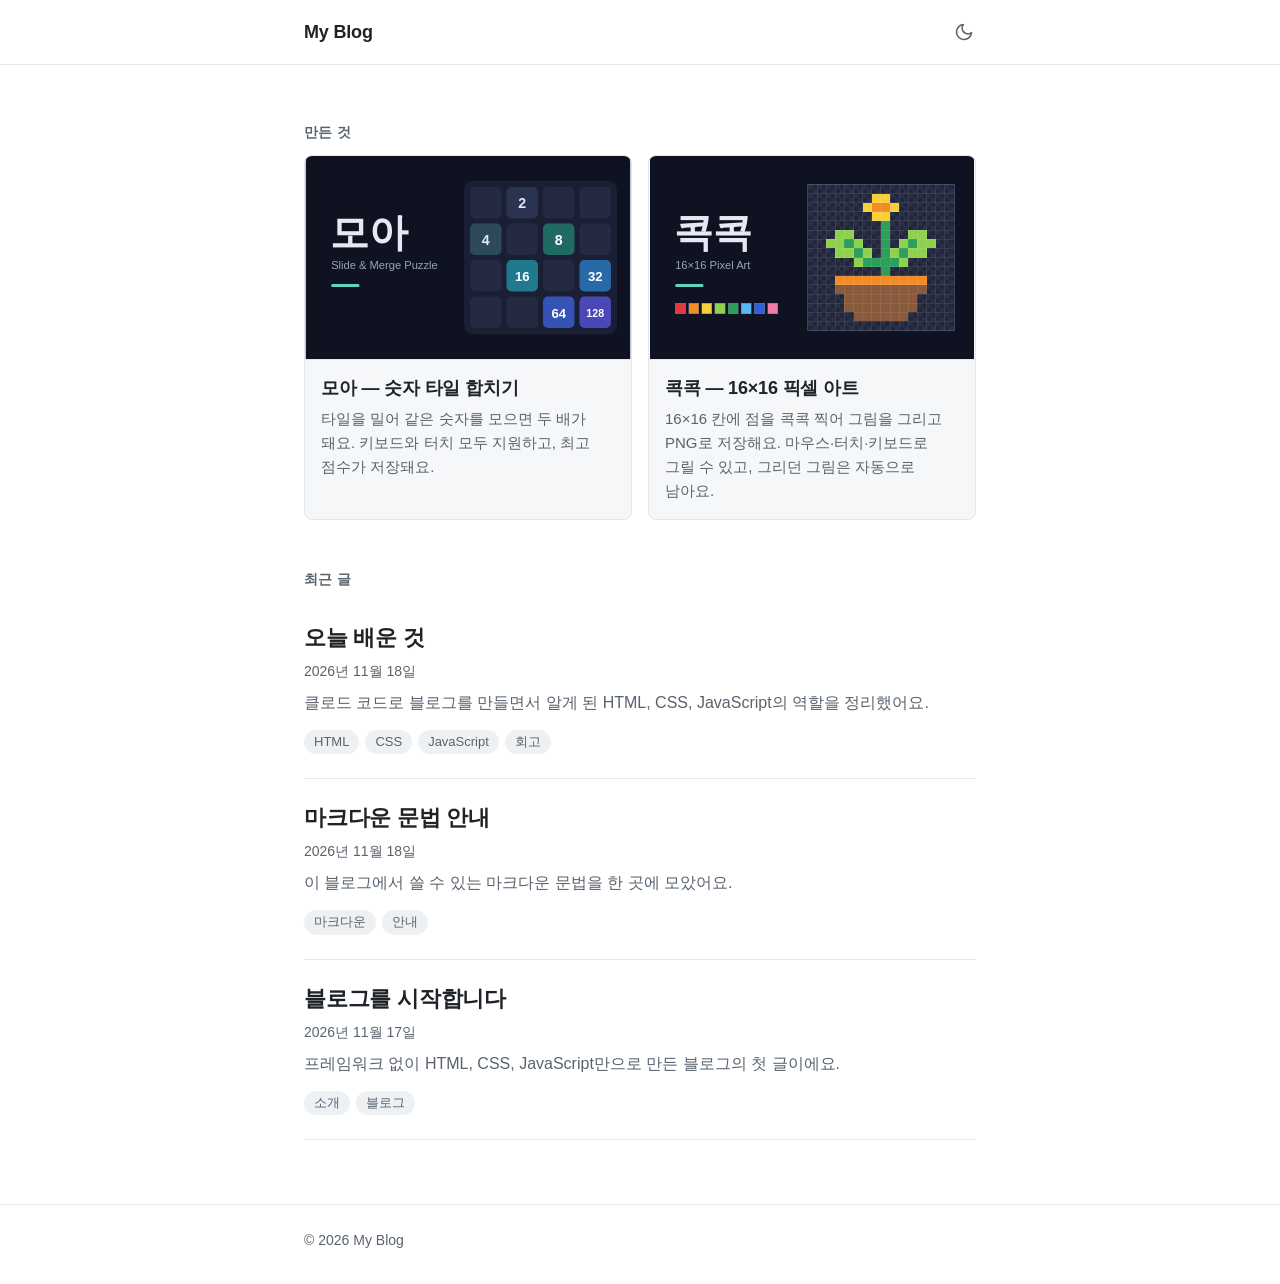
<file: index.html>
<!doctype html>
<html lang="ko">
<head>
  <meta charset="utf-8">
  <meta name="viewport" content="width=device-width, initial-scale=1">
  <meta name="description" content="마크다운으로 쓰는 개인 블로그">
  <title>My Blog</title>
  <link rel="icon" href="data:image/svg+xml,%3Csvg xmlns='http://www.w3.org/2000/svg' viewBox='0 0 32 32'%3E%3Crect width='32' height='32' rx='8' fill='%230a66c2'/%3E%3Cpath d='M9 10h14M9 16h14M9 22h9' stroke='white' stroke-width='3' stroke-linecap='round'/%3E%3C/svg%3E">
  <script>
    // 저장된 테마를 렌더링 전에 적용해서 화면 깜빡임을 막는다.
    (function () {
      try {
        const saved = localStorage.getItem('theme');
        if (saved === 'dark' || saved === 'light') {
          document.documentElement.setAttribute('data-theme', saved);
        }
      } catch (e) {
        // 저장소를 쓸 수 없으면 OS 설정을 따른다.
      }
    })();
  </script>
  <link rel="stylesheet" href="css/style.css">
</head>
<body>
  <header class="site-header">
    <div class="container header-inner">
      <a class="site-title" href="#/">My Blog</a>
      <button class="theme-toggle" type="button" id="theme-toggle" aria-label="다크 모드로 전환">
        <!-- 라이트 테마일 때 보이는 달 아이콘 -->
        <svg class="icon icon-moon" viewBox="0 0 24 24" width="20" height="20" aria-hidden="true" focusable="false">
          <path d="M21 12.8A9 9 0 1 1 11.2 3a7 7 0 0 0 9.8 9.8z" fill="none" stroke="currentColor" stroke-width="2" stroke-linecap="round" stroke-linejoin="round"/>
        </svg>
        <!-- 다크 테마일 때 보이는 해 아이콘 -->
        <svg class="icon icon-sun" viewBox="0 0 24 24" width="20" height="20" aria-hidden="true" focusable="false">
          <g fill="none" stroke="currentColor" stroke-width="2" stroke-linecap="round">
            <circle cx="12" cy="12" r="4"/>
            <path d="M12 2v2M12 20v2M4.9 4.9l1.4 1.4M17.7 17.7l1.4 1.4M2 12h2M20 12h2M4.9 19.1l1.4-1.4M17.7 6.3l1.4-1.4"/>
          </g>
        </svg>
      </button>
    </div>
  </header>

  <main id="app" class="container" tabindex="-1">
    <p class="loading" role="status">불러오는 중…</p>
  </main>
  <script>
    // 파일을 직접 열면(file://) 브라우저가 모듈 스크립트와 fetch를 막는다.
    // 그래서 이 안내만은 모듈이 아닌 일반 스크립트로 보여준다.
    if (location.protocol === 'file:') {
      document.getElementById('app').innerHTML =
        '<section class="message">' +
        '<h1 class="message-title">로컬 서버로 열어 주세요</h1>' +
        '<p>index.html을 파일로 직접 열면 글을 불러올 수 없어요. ' +
        '이 폴더에서 터미널로 node serve.js 를 실행한 뒤 ' +
        'http://localhost:8000 으로 접속해 주세요.</p>' +
        '</section>';
    }
  </script>

  <footer class="site-footer">
    <div class="container">
      <p>© <span id="year"></span> My Blog</p>
    </div>
  </footer>

  <script type="module" src="js/main.js"></script>
</body>
</html>
</file>
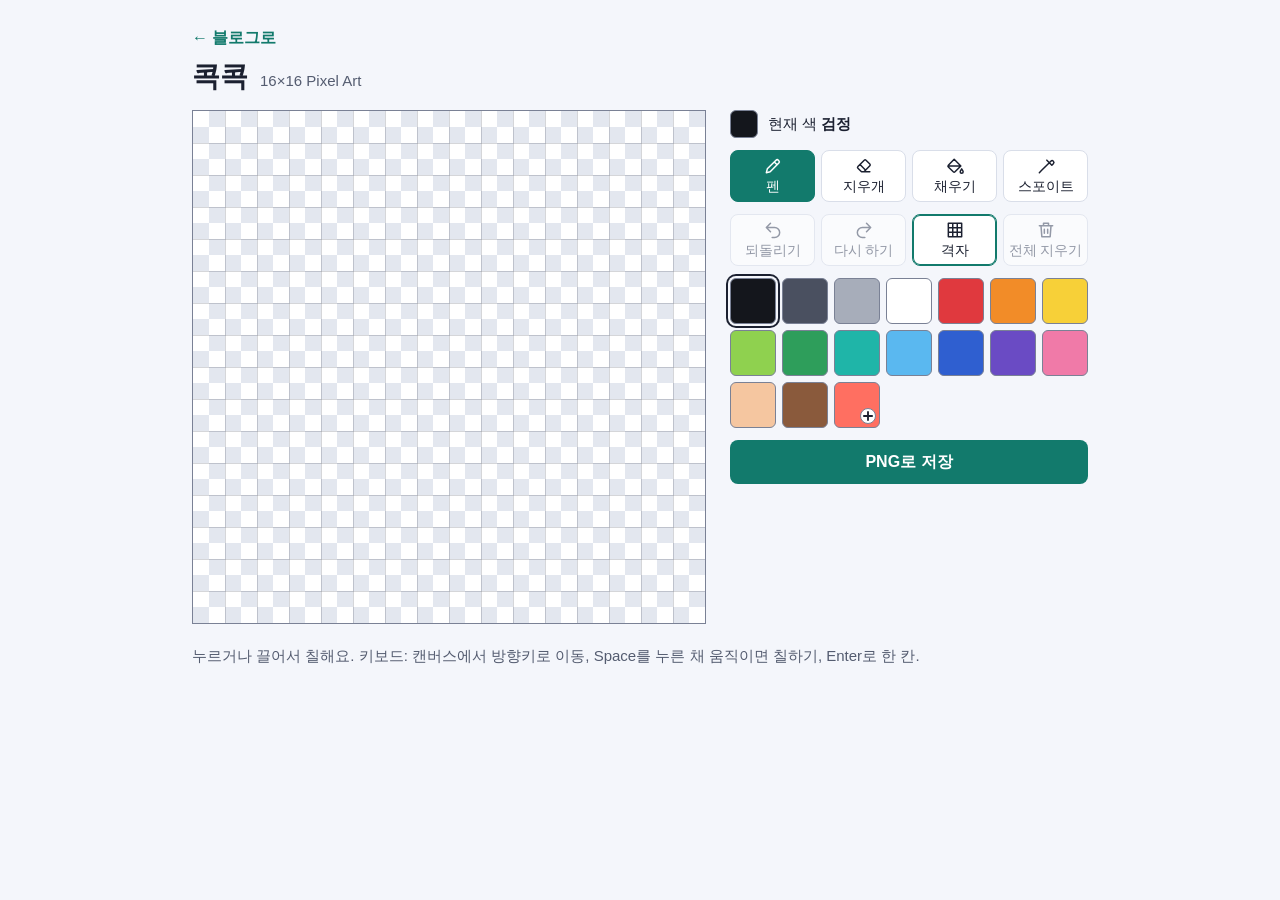
<file: apps/pixel-editor/index.html>
<!doctype html>
<html lang="ko">
<head>
  <meta charset="utf-8">
  <meta name="viewport" content="width=device-width, initial-scale=1">
  <meta name="description" content="16×16 칸에 점을 찍어 도트 그림을 그리고, 테두리가 흐려지지 않는 PNG로 저장하는 그림판.">
  <title>콕콕 — 16×16 픽셀 아트</title>
  <link rel="icon" href="data:image/svg+xml,%3Csvg xmlns='http://www.w3.org/2000/svg' viewBox='0 0 4 4' shape-rendering='crispEdges'%3E%3Cpath fill='%23e0393e' d='M0 0h1v1H0zM3 0h1v1H3zM0 1h4v2H0zM1 3h2v1H1z'/%3E%3C/svg%3E">
  <script>
    // 블로그에서 고른 테마(localStorage 'theme')를 렌더링 전에 적용해 깜빡임을 막는다.
    // 앱은 이 값을 읽기만 하고 쓰지 않는다.
    (function () {
      try {
        const saved = localStorage.getItem('theme');
        if (saved === 'dark' || saved === 'light') {
          document.documentElement.setAttribute('data-theme', saved);
        }
      } catch (e) {
        // 저장소를 쓸 수 없으면 OS 설정을 따른다.
      }
    })();
  </script>
  <link rel="stylesheet" href="style.css">
</head>
<body>
  <div class="app">
    <header class="app-header">
      <a class="back-link" href="../../">← 블로그로</a>
      <div class="title-row">
        <h1 class="app-title">콕콕</h1>
        <p class="app-subtitle" lang="en">16×16 Pixel Art</p>
      </div>
    </header>

    <main class="app-main">
      <div class="editor" id="editor">
        <div class="canvas-frame">
          <canvas class="canvas" id="canvas" width="256" height="256" tabindex="0"
            role="application" aria-roledescription="그림판" aria-label="16×16 그림판"
            aria-describedby="help"></canvas>
        </div>

        <div class="side">
          <p class="current-color">
            <span class="color-chip" id="color-chip" aria-hidden="true"></span>
            <span id="color-label">현재 색 <strong>검정</strong></span>
          </p>

          <div class="button-grid" role="toolbar" aria-label="도구" id="tools">
            <button class="tool-button" type="button" data-tool="pen" aria-pressed="true" aria-keyshortcuts="B" title="펜 (B)">
              <svg class="icon" viewBox="0 0 24 24" aria-hidden="true" focusable="false"><path d="M4 20l1.2-4.6L15.6 5a2 2 0 0 1 2.8 0l.6.6a2 2 0 0 1 0 2.8L8.6 18.8z M13.5 7.1l3.4 3.4 M4 20l4.6-1.2"/></svg>
              <span>펜</span>
            </button>
            <button class="tool-button" type="button" data-tool="eraser" aria-pressed="false" aria-keyshortcuts="E" title="지우개 (E)">
              <svg class="icon" viewBox="0 0 24 24" aria-hidden="true" focusable="false"><path d="M9 19l-4.3-4.3a1.5 1.5 0 0 1 0-2.1l7.6-7.6a1.5 1.5 0 0 1 2.1 0l4.6 4.6a1.5 1.5 0 0 1 0 2.1L12 19z M7.5 10.5l6.5 6.5 M9 19h10"/></svg>
              <span>지우개</span>
            </button>
            <button class="tool-button" type="button" data-tool="fill" aria-pressed="false" aria-keyshortcuts="F" title="채우기 (F)">
              <svg class="icon" viewBox="0 0 24 24" aria-hidden="true" focusable="false"><path d="M4 11l7-7 8 8-7 7a1.5 1.5 0 0 1-2.1 0L4 13.1a1.5 1.5 0 0 1 0-2.1z M4.5 12h14 M20 15.5c0 0 1.8 2.3 1.8 3.4a1.8 1.8 0 0 1-3.6 0c0-1.1 1.8-3.4 1.8-3.4z"/></svg>
              <span>채우기</span>
            </button>
            <button class="tool-button" type="button" data-tool="picker" aria-pressed="false" aria-keyshortcuts="I" title="스포이트 (I)">
              <svg class="icon" viewBox="0 0 24 24" aria-hidden="true" focusable="false"><path d="M14.5 6.5l3 3 M13 5l6 6 M16 8l-9.5 9.5L4 20l2.5-2.5 M16 8l1.8-1.8a2.1 2.1 0 0 1 3 3L19 11"/></svg>
              <span>스포이트</span>
            </button>
          </div>

          <div class="button-grid" role="toolbar" aria-label="편집" id="actions">
            <button class="tool-button" type="button" id="undo" aria-keyshortcuts="Control+Z Meta+Z" title="되돌리기 (Ctrl+Z)" disabled>
              <svg class="icon" viewBox="0 0 24 24" aria-hidden="true" focusable="false"><path d="M9 14L4 9l5-5 M4 9h10a6 6 0 0 1 0 12h-3"/></svg>
              <span>되돌리기</span>
            </button>
            <button class="tool-button" type="button" id="redo" aria-keyshortcuts="Control+Shift+Z Meta+Shift+Z Control+Y" title="다시 하기 (Ctrl+Shift+Z)" disabled>
              <svg class="icon" viewBox="0 0 24 24" aria-hidden="true" focusable="false"><path d="M15 14l5-5-5-5 M20 9H10a6 6 0 0 0 0 12h3"/></svg>
              <span>다시 하기</span>
            </button>
            <button class="tool-button" type="button" id="grid-toggle" aria-pressed="true" aria-keyshortcuts="G" title="격자선 (G)">
              <svg class="icon" viewBox="0 0 24 24" aria-hidden="true" focusable="false"><path d="M4 4h16v16H4z M9.3 4v16 M14.7 4v16 M4 9.3h16 M4 14.7h16"/></svg>
              <span>격자</span>
            </button>
            <button class="tool-button" type="button" id="clear" title="전체 지우기" disabled>
              <svg class="icon" viewBox="0 0 24 24" aria-hidden="true" focusable="false"><path d="M4 7h16 M9 7V4h6v3 M6 7l1 13h10l1-13 M10 11v5 M14 11v5"/></svg>
              <span>전체 지우기</span>
            </button>
          </div>

          <div class="palette" role="group" aria-label="팔레트" id="palette">
            <!-- 기본 색 스와치는 main.js가 palette.js 데이터로 만든다. -->
            <label class="swatch swatch-custom" id="custom-swatch">
              <input class="custom-input" type="color" id="custom-input" value="#ff6f61" aria-label="직접 고르기">
              <span class="custom-badge" aria-hidden="true">
                <svg viewBox="0 0 12 12" focusable="false"><path d="M6 2.5v7 M2.5 6h7"/></svg>
              </span>
            </label>
          </div>

          <button class="button save-button" type="button" id="save-button">PNG로 저장</button>
          <p class="note" id="storage-note" hidden>이 브라우저에서는 자동 저장이 꺼져 있어요.</p>
          <p class="file-notice" id="file-notice" hidden></p>
        </div>
      </div>
    </main>

    <footer class="app-footer">
      <p id="help">누르거나 끌어서 칠해요. 키보드: 캔버스에서 방향키로 이동, Space를 누른 채 움직이면 칠하기, Enter로 한 칸.</p>
    </footer>
  </div>

  <dialog class="dialog" id="clear-dialog" aria-labelledby="clear-title" aria-describedby="clear-text">
    <h2 class="dialog-title" id="clear-title">그림을 모두 지울까요?</h2>
    <p class="dialog-text" id="clear-text">되돌리기로 다시 살릴 수 있어요.</p>
    <div class="dialog-actions">
      <button class="button button-secondary" type="button" id="clear-cancel" autofocus>취소</button>
      <button class="button button-danger" type="button" id="clear-confirm">지우기</button>
    </div>
  </dialog>

  <dialog class="dialog" id="save-dialog" aria-labelledby="save-title">
    <h2 class="dialog-title" id="save-title">PNG로 저장</h2>
    <fieldset class="scale-field">
      <legend class="scale-legend">크기</legend>
      <div class="scale-options" id="scale-options">
        <!-- 배율 라디오는 main.js가 png.js의 SCALES로 만든다. -->
      </div>
    </fieldset>
    <div class="preview-box">
      <img class="preview-image" id="preview-image" width="160" height="160" alt="저장될 그림 미리보기">
    </div>
    <p class="dialog-text" id="blank-note" hidden>빈 그림이에요. 투명한 이미지로 저장돼요.</p>
    <p class="dialog-text note">다운로드가 안 되면 이미지를 길게 눌러(PC는 오른쪽 클릭) 저장하세요.</p>
    <div class="dialog-actions">
      <button class="button" type="button" id="download-button">다운로드</button>
      <button class="button button-secondary" type="button" id="save-close">닫기</button>
    </div>
  </dialog>

  <div class="visually-hidden" id="live" aria-live="polite"></div>

  <script>
    // 파일을 직접 열면(file://) 브라우저가 모듈 스크립트를 막는다.
    // 그래서 이 안내만은 모듈이 아닌 일반 스크립트로 보여준다.
    if (location.protocol === 'file:') {
      const notice = document.getElementById('file-notice');
      notice.textContent =
        '로컬 서버로 열어 주세요. 파일을 직접 열면 그림판을 불러올 수 없어요. ' +
        '저장소 루트에서 터미널로 node serve.js 를 실행한 뒤 ' +
        'localhost:8000/apps/pixel-editor/ 로 접속해 주세요.';
      notice.hidden = false;
    }
  </script>
  <script type="module" src="main.js"></script>
</body>
</html>
</file>
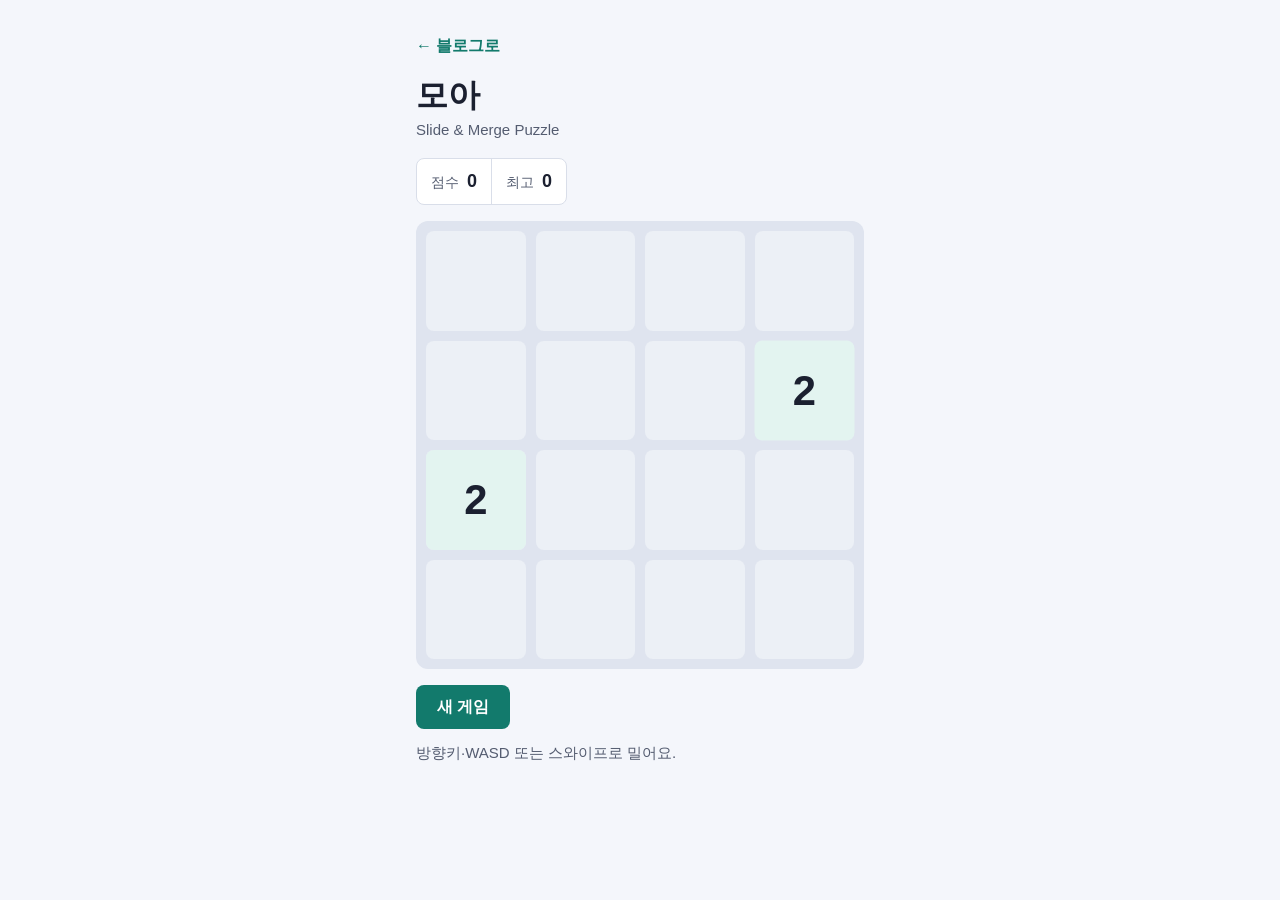
<file: apps/tile-merge/index.html>
<!doctype html>
<html lang="ko">
<head>
  <meta charset="utf-8">
  <meta name="viewport" content="width=device-width, initial-scale=1">
  <meta name="description" content="방향키나 스와이프로 타일을 밀어, 같은 숫자끼리 모아 더 큰 수를 만드는 퍼즐.">
  <title>모아 — 숫자 타일 합치기</title>
  <link rel="icon" href="data:image/svg+xml,%3Csvg xmlns='http://www.w3.org/2000/svg' viewBox='0 0 32 32'%3E%3Crect x='3' y='3' width='17' height='17' rx='5' fill='%231f7a90'/%3E%3Crect x='12' y='12' width='17' height='17' rx='5' fill='%236a3fb5' fill-opacity='0.9'/%3E%3C/svg%3E">
  <script>
    // 블로그에서 고른 테마(localStorage 'theme')를 렌더링 전에 적용해 깜빡임을 막는다.
    // 앱은 이 값을 읽기만 하고 쓰지 않는다.
    (function () {
      try {
        const saved = localStorage.getItem('theme');
        if (saved === 'dark' || saved === 'light') {
          document.documentElement.setAttribute('data-theme', saved);
        }
      } catch (e) {
        // 저장소를 쓸 수 없으면 OS 설정을 따른다.
      }
    })();
  </script>
  <link rel="stylesheet" href="style.css">
</head>
<body>
  <div class="app">
    <header class="app-header">
      <a class="back-link" href="../../">← 블로그로</a>
      <h1 class="app-title">모아</h1>
      <p class="app-subtitle" lang="en">Slide &amp; Merge Puzzle</p>
    </header>

    <main class="app-main" id="app">
      <section class="scoreboard" aria-label="점수판">
        <div class="score-row">
          <div class="score-box">
            <span class="score-label">점수</span>
            <span class="score-value" id="score">0</span>
          </div>
          <div class="score-box">
            <span class="score-label">최고</span>
            <span class="score-value" id="best">0</span>
          </div>
        </div>
        <span class="score-gain" id="score-gain" aria-hidden="true"></span>
      </section>

      <div class="board-wrap">
        <div class="board" id="board" role="group" aria-label="게임 보드, 방향키나 스와이프로 조작">
          <div class="cell-layer" id="cell-layer" aria-hidden="true"></div>
          <div class="tile-layer" id="tile-layer" aria-hidden="true"></div>
        </div>
        <div class="panel" id="panel" role="dialog" aria-modal="false" aria-labelledby="panel-title" hidden>
          <h2 class="panel-title" id="panel-title"></h2>
          <p class="panel-text" id="panel-text"></p>
          <div class="panel-actions" id="panel-actions"></div>
        </div>
      </div>

      <button class="button new-game" type="button" id="new-game">새 게임</button>
      <p class="file-notice" id="file-notice" hidden></p>
    </main>

    <footer class="app-footer">
      <p>방향키·WASD 또는 스와이프로 밀어요.</p>
    </footer>
  </div>

  <div class="visually-hidden" id="live" aria-live="polite"></div>

  <script>
    // 파일을 직접 열면(file://) 브라우저가 모듈 스크립트를 막는다.
    // 그래서 이 안내만은 모듈이 아닌 일반 스크립트로 보여준다.
    if (location.protocol === 'file:') {
      const notice = document.getElementById('file-notice');
      notice.textContent =
        '로컬 서버로 열어 주세요. 파일을 직접 열면 게임을 불러올 수 없어요. ' +
        '저장소 루트에서 터미널로 node serve.js 를 실행한 뒤 ' +
        'localhost:8000/apps/tile-merge/ 로 접속해 주세요.';
      notice.hidden = false;
    }
  </script>
  <script type="module" src="main.js"></script>
</body>
</html>
</file>
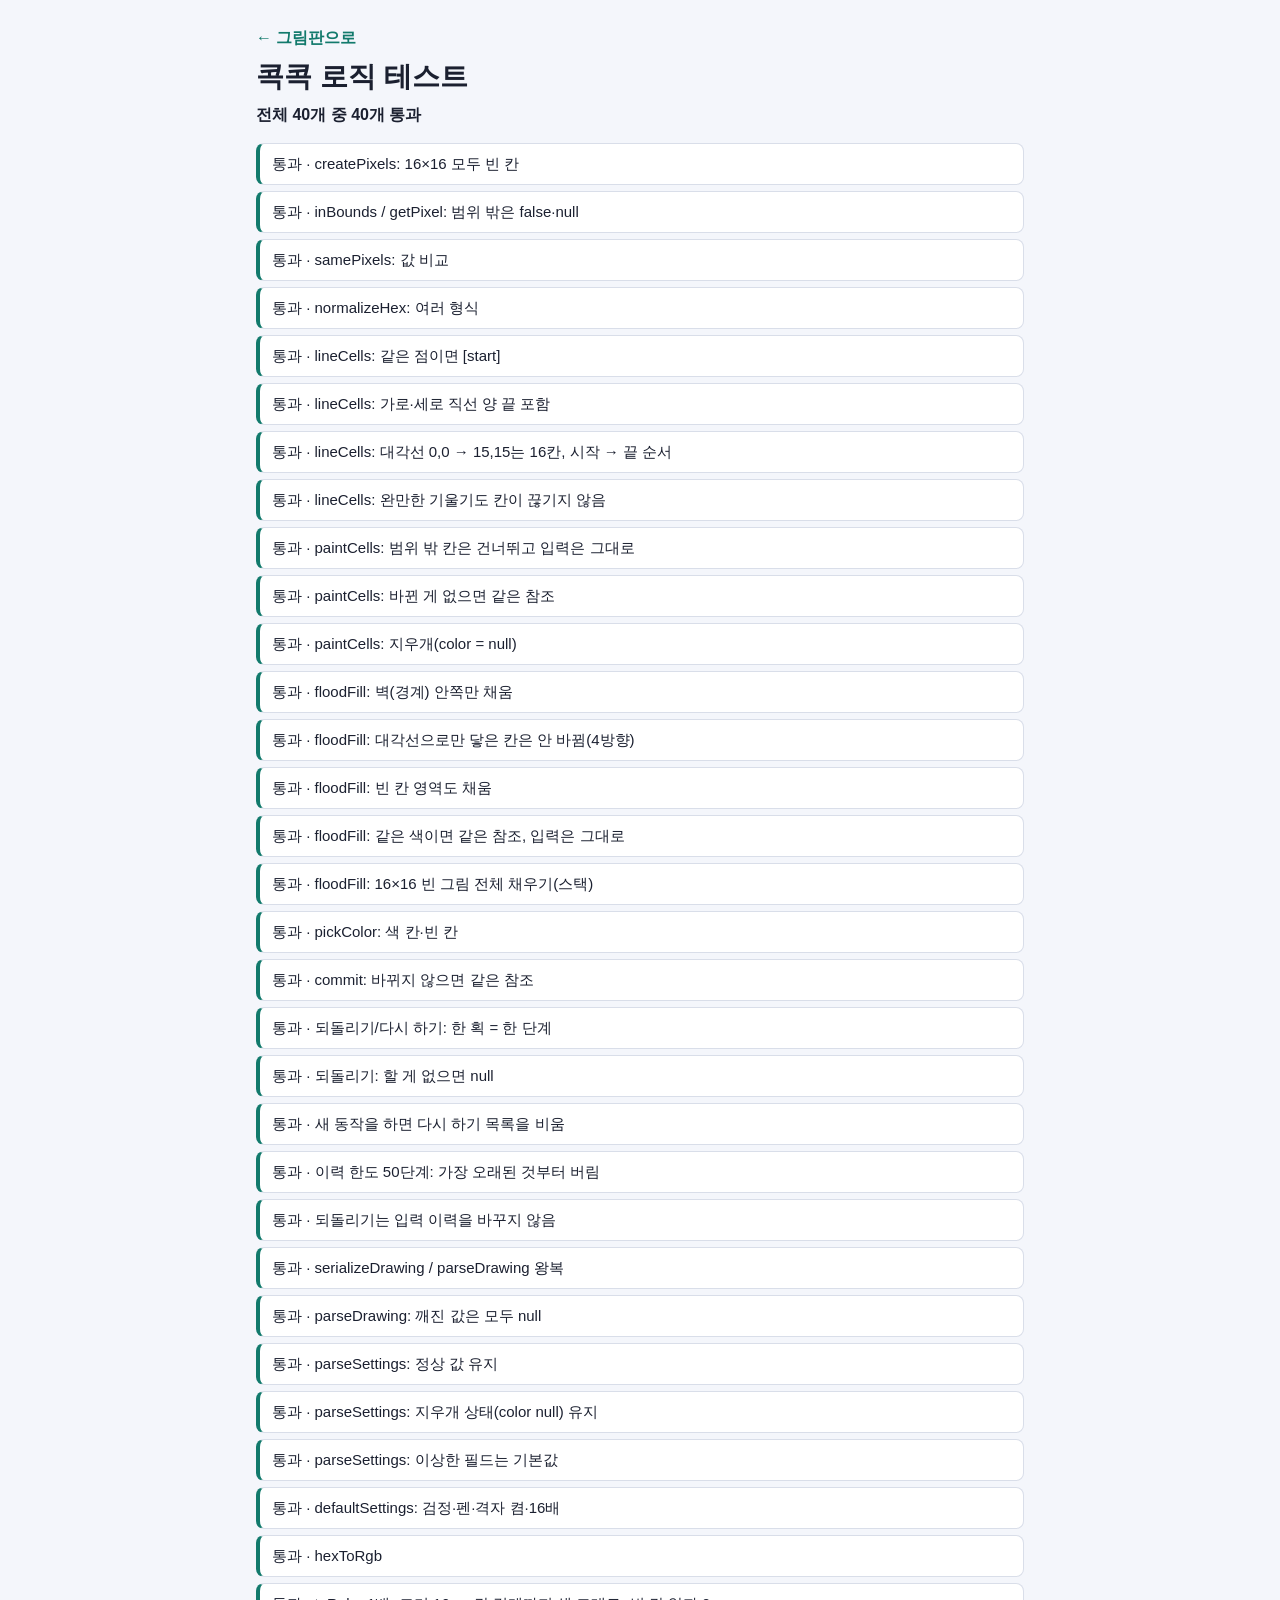
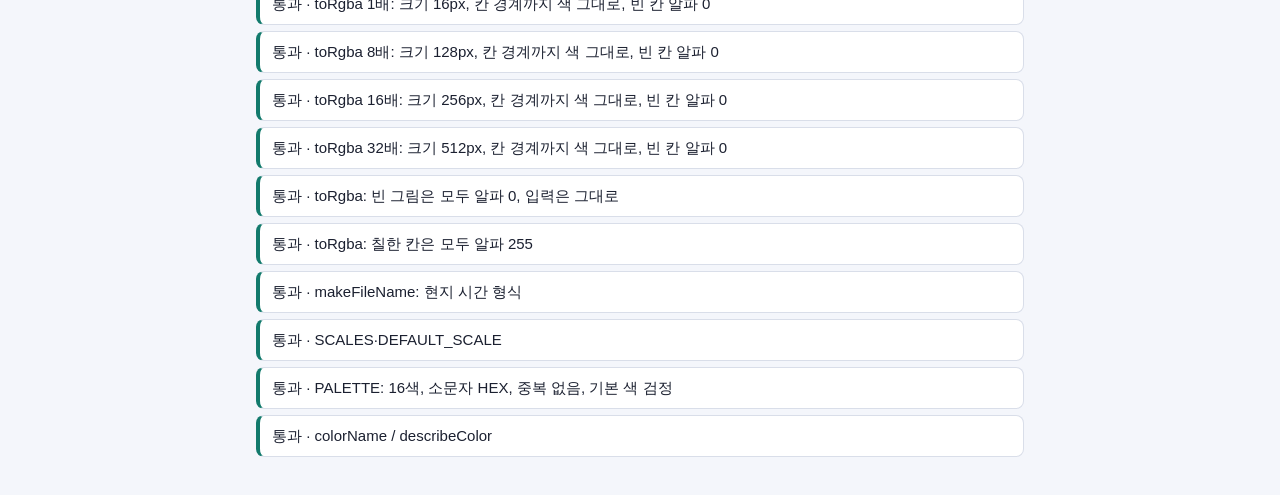
<file: apps/pixel-editor/test.html>
<!doctype html>
<html lang="ko">
<head>
  <meta charset="utf-8">
  <meta name="viewport" content="width=device-width, initial-scale=1">
  <title>콕콕 — 로직 테스트</title>
  <link rel="icon" href="data:,">
  <script>
    // 블로그에서 고른 테마를 렌더링 전에 적용한다(읽기만 함).
    (function () {
      try {
        const saved = localStorage.getItem('theme');
        if (saved === 'dark' || saved === 'light') {
          document.documentElement.setAttribute('data-theme', saved);
        }
      } catch (e) {
        // 저장소를 쓸 수 없으면 OS 설정을 따른다.
      }
    })();
  </script>
  <link rel="stylesheet" href="style.css">
</head>
<body>
  <div class="app test-page">
    <header class="app-header">
      <a class="back-link" href="index.html">← 그림판으로</a>
      <h1 class="app-title">콕콕 로직 테스트</h1>
      <p class="test-summary" id="summary" role="status">테스트를 실행하는 중…</p>
    </header>
    <main>
      <ol class="test-list" id="results"></ol>
    </main>
  </div>
  <script>
    if (location.protocol === 'file:') {
      document.getElementById('summary').textContent =
        '파일로 직접 열면 모듈을 불러올 수 없어요. 저장소 루트에서 node serve.js 를 실행한 뒤 ' +
        'localhost:8000/apps/pixel-editor/test.html 로 접속해 주세요.';
    }
  </script>
  <script type="module">
    import { runTests } from './editor.test.js';

    const results = runTests();
    const passed = results.filter((r) => r.pass).length;
    const list = document.getElementById('results');

    results.forEach((result) => {
      const item = document.createElement('li');
      item.className = result.pass ? 'test-item test-pass' : 'test-item test-fail';
      item.textContent = (result.pass ? '통과 · ' : '실패 · ') + result.name;
      if (!result.pass) {
        const detail = document.createElement('p');
        detail.className = 'test-message';
        detail.textContent = result.message;
        item.appendChild(detail);
      }
      list.appendChild(item);
    });

    document.getElementById('summary').textContent =
      passed === results.length
        ? '전체 ' + results.length + '개 중 ' + passed + '개 통과'
        : '전체 ' + results.length + '개 중 ' + (results.length - passed) + '개 실패';
  </script>
</body>
</html>
</file>
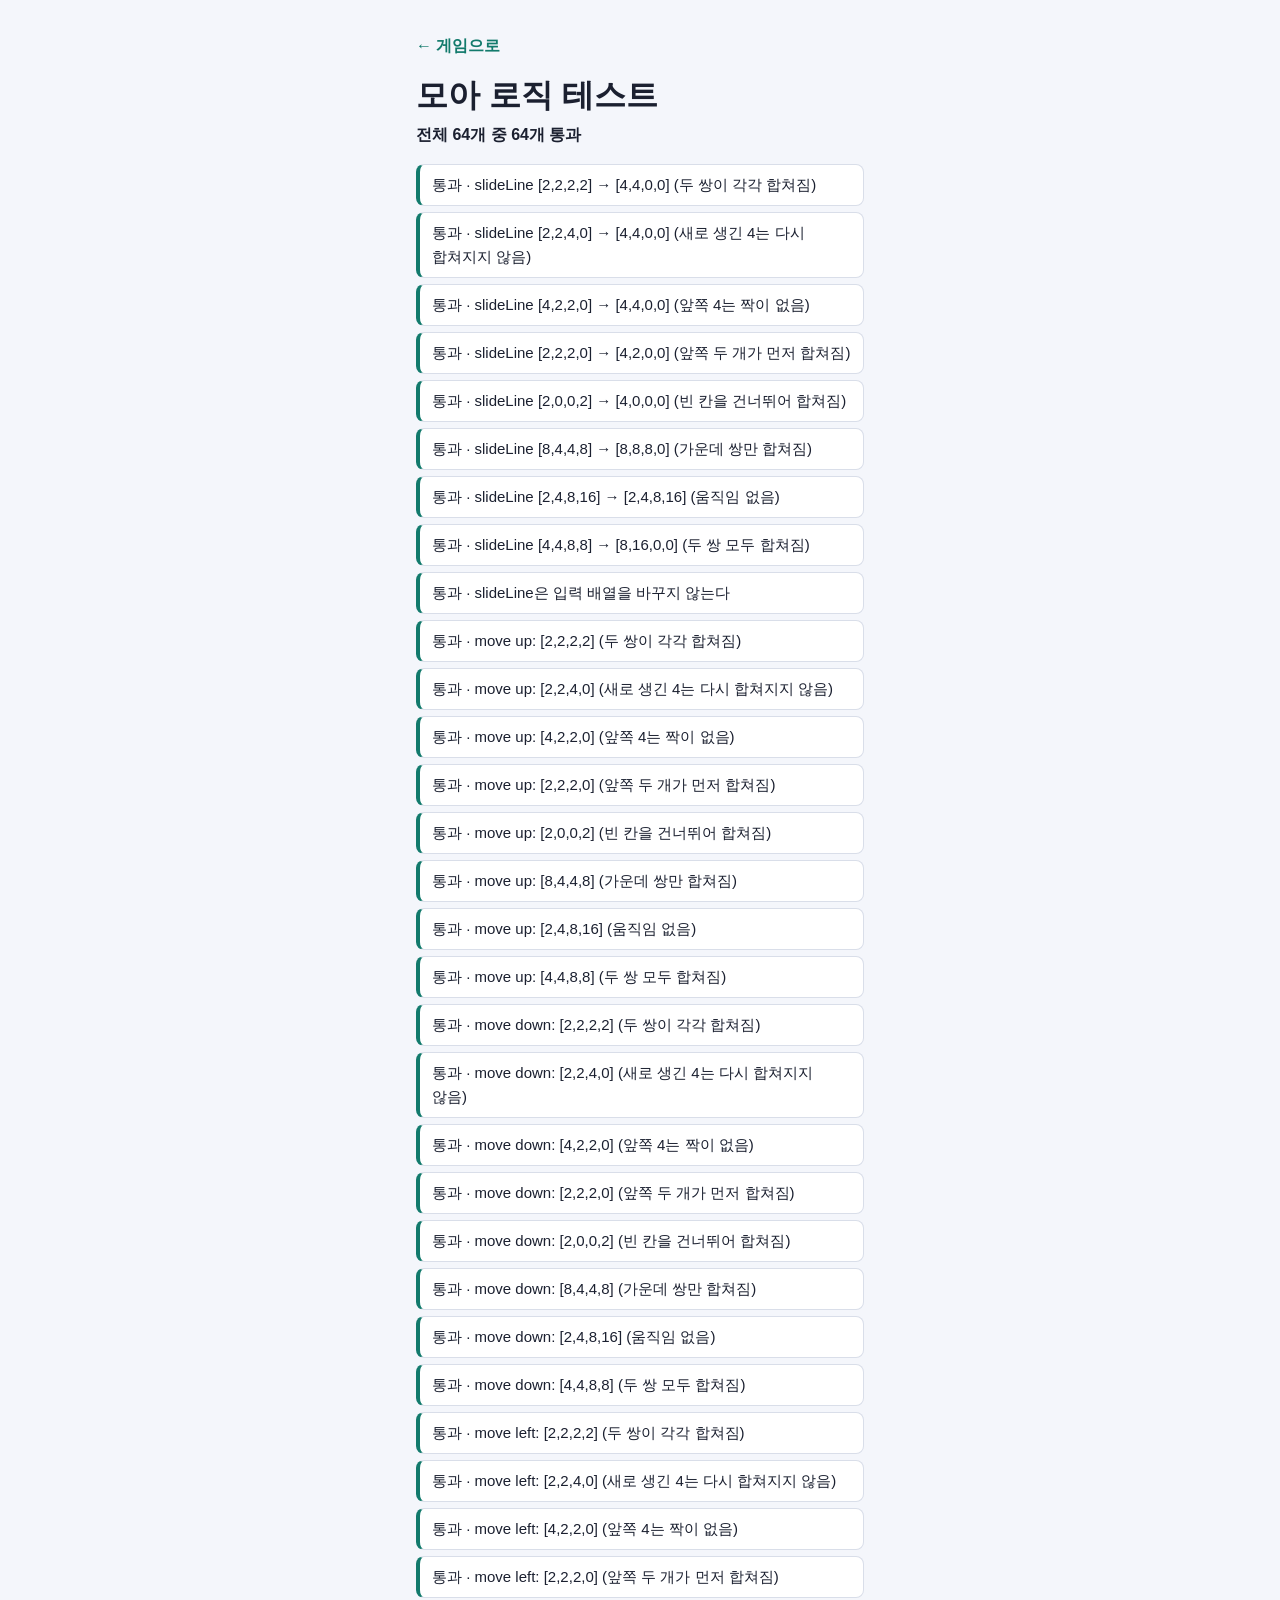
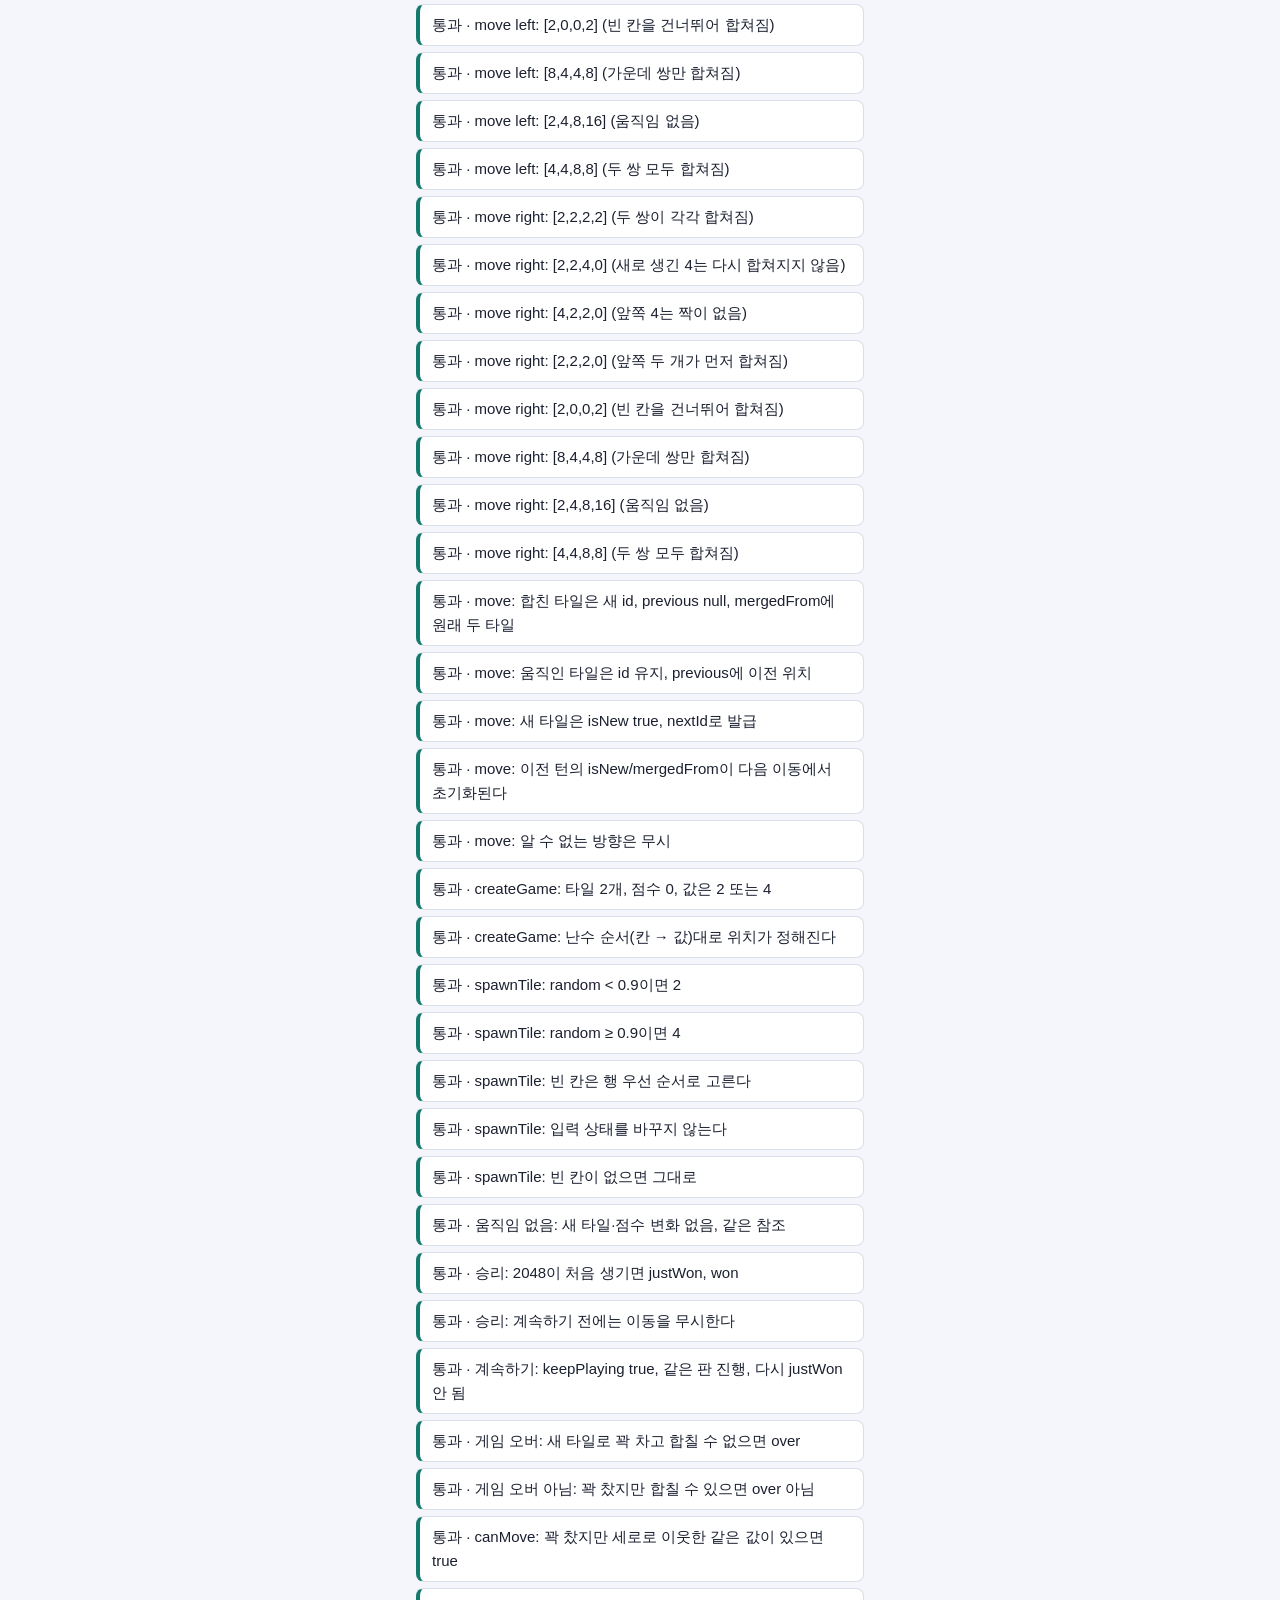
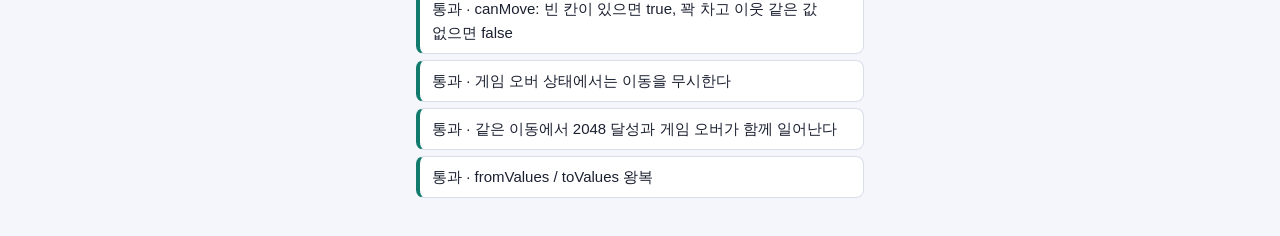
<file: apps/tile-merge/test.html>
<!doctype html>
<html lang="ko">
<head>
  <meta charset="utf-8">
  <meta name="viewport" content="width=device-width, initial-scale=1">
  <title>모아 — 로직 테스트</title>
  <link rel="icon" href="data:,">
  <script>
    // 블로그에서 고른 테마를 렌더링 전에 적용한다(읽기만 함).
    (function () {
      try {
        const saved = localStorage.getItem('theme');
        if (saved === 'dark' || saved === 'light') {
          document.documentElement.setAttribute('data-theme', saved);
        }
      } catch (e) {
        // 저장소를 쓸 수 없으면 OS 설정을 따른다.
      }
    })();
  </script>
  <link rel="stylesheet" href="style.css">
</head>
<body>
  <div class="app test-page">
    <header class="app-header">
      <a class="back-link" href="index.html">← 게임으로</a>
      <h1 class="app-title">모아 로직 테스트</h1>
      <p class="test-summary" id="summary" role="status">테스트를 실행하는 중…</p>
    </header>
    <main>
      <ol class="test-list" id="results"></ol>
    </main>
  </div>
  <script>
    if (location.protocol === 'file:') {
      document.getElementById('summary').textContent =
        '파일로 직접 열면 모듈을 불러올 수 없어요. 저장소 루트에서 node serve.js 를 실행한 뒤 ' +
        'localhost:8000/apps/tile-merge/test.html 로 접속해 주세요.';
    }
  </script>
  <script type="module">
    import { runTests } from './game.test.js';

    const results = runTests();
    const passed = results.filter((r) => r.pass).length;
    const list = document.getElementById('results');

    results.forEach((result) => {
      const item = document.createElement('li');
      item.className = result.pass ? 'test-item test-pass' : 'test-item test-fail';
      item.textContent = (result.pass ? '통과 · ' : '실패 · ') + result.name;
      if (!result.pass) {
        const detail = document.createElement('p');
        detail.className = 'test-message';
        detail.textContent = result.message;
        item.appendChild(detail);
      }
      list.appendChild(item);
    });

    document.getElementById('summary').textContent =
      passed === results.length
        ? '전체 ' + results.length + '개 중 ' + passed + '개 통과'
        : '전체 ' + results.length + '개 중 ' + (results.length - passed) + '개 실패';
  </script>
</body>
</html>
</file>
<file: css/style.css>
/* ==========================================================================
   테마 색상
   컴포넌트에서는 색상값을 직접 쓰지 말고 아래 변수만 사용한다.
   ========================================================================== */

:root {
  color-scheme: light;
  --bg: #ffffff;
  --surface: #f6f7f9;
  --text: #1f2328;
  --text-muted: #59636e;
  --accent: #0a66c2;
  --accent-hover: #084e96;
  --border: #e3e6ea;
  --border-strong: #c9ced4;
  --code-bg: #eff1f3;
  --code-text: #1f2328;
  --pre-bg: #f6f8fa;
  --tag-bg: #eef1f4;
  --hover-bg: #f0f2f4;
  --selection: #cde4ff;

  --font-sans: -apple-system, BlinkMacSystemFont, 'Apple SD Gothic Neo', 'Pretendard',
    'Noto Sans KR', 'Malgun Gothic', 'Segoe UI', sans-serif;
  --font-mono: ui-monospace, SFMono-Regular, 'SF Mono', Menlo, Consolas, 'D2Coding',
    monospace;

  --content-width: 42rem; /* 본문 기준 약 70자 */
  --gutter: 16px;
  --radius: 8px;
}

/* 다크 색상: OS가 다크이고 사용자가 라이트를 고르지 않았을 때 */
@media (prefers-color-scheme: dark) {
  :root:not([data-theme='light']) {
    color-scheme: dark;
    --bg: #111317;
    --surface: #181b20;
    --text: #e4e7eb;
    --text-muted: #9aa4af;
    --accent: #6cb4ff;
    --accent-hover: #9ccbff;
    --border: #262b32;
    --border-strong: #3a414b;
    --code-bg: #20252c;
    --code-text: #e4e7eb;
    --pre-bg: #181c22;
    --tag-bg: #20252c;
    --hover-bg: #1b1f25;
    --selection: #1f4a7a;
  }
}

/* 다크 색상: 사용자가 직접 다크를 골랐을 때 (위와 같은 값) */
:root[data-theme='dark'] {
  color-scheme: dark;
  --bg: #111317;
  --surface: #181b20;
  --text: #e4e7eb;
  --text-muted: #9aa4af;
  --accent: #6cb4ff;
  --accent-hover: #9ccbff;
  --border: #262b32;
  --border-strong: #3a414b;
  --code-bg: #20252c;
  --code-text: #e4e7eb;
  --pre-bg: #181c22;
  --tag-bg: #20252c;
  --hover-bg: #1b1f25;
  --selection: #1f4a7a;
}

/* ==========================================================================
   기본
   ========================================================================== */

*,
*::before,
*::after {
  box-sizing: border-box;
}

html {
  -webkit-text-size-adjust: 100%;
  text-size-adjust: 100%;
}

body {
  margin: 0;
  min-height: 100vh;
  display: flex;
  flex-direction: column;
  background: var(--bg);
  color: var(--text);
  font-family: var(--font-sans);
  font-size: 1rem;
  line-height: 1.6;
  word-break: keep-all;
  overflow-wrap: break-word;
  -webkit-font-smoothing: antialiased;
  transition: background-color 0.2s ease, color 0.2s ease;
}

::selection {
  background: var(--selection);
}

a {
  color: var(--accent);
}

a:hover {
  color: var(--accent-hover);
}

:focus-visible {
  outline: 2px solid var(--accent);
  outline-offset: 2px;
  border-radius: 4px;
}

/* 라우팅 후 프로그램으로 포커스를 옮길 때는 테두리를 그리지 않는다. */
#app:focus {
  outline: none;
}

.container {
  width: 100%;
  max-width: calc(var(--content-width) + var(--gutter) * 2);
  margin: 0 auto;
  padding: 0 var(--gutter);
}

.visually-hidden {
  position: absolute;
  width: 1px;
  height: 1px;
  margin: -1px;
  overflow: hidden;
  clip: rect(0 0 0 0);
  white-space: nowrap;
}

/* ==========================================================================
   헤더 · 푸터
   ========================================================================== */

.site-header {
  border-bottom: 1px solid var(--border);
}

.header-inner {
  display: flex;
  align-items: center;
  justify-content: space-between;
  min-height: 64px;
}

.site-title {
  display: inline-flex;
  align-items: center;
  min-height: 44px;
  color: var(--text);
  font-size: 1.125rem;
  font-weight: 700;
  letter-spacing: -0.01em;
  text-decoration: none;
}

.site-title:hover {
  color: var(--text);
}

.theme-toggle {
  display: inline-flex;
  align-items: center;
  justify-content: center;
  width: 44px;
  height: 44px;
  margin-right: -10px; /* 아이콘 끝선을 본문 끝선에 맞춘다 */
  padding: 0;
  border: 0;
  border-radius: 50%;
  background: transparent;
  color: var(--text-muted);
  cursor: pointer;
  transition: background-color 0.2s ease, color 0.2s ease;
}

.theme-toggle:hover {
  background: var(--hover-bg);
  color: var(--text);
}

.theme-toggle:focus-visible {
  border-radius: 50%;
}

/* 라이트 테마에서는 달, 다크 테마에서는 해 아이콘을 보여준다. */
.icon-sun {
  display: none;
}

:root[data-theme='dark'] .icon-sun {
  display: block;
}

:root[data-theme='dark'] .icon-moon {
  display: none;
}

@media (prefers-color-scheme: dark) {
  :root:not([data-theme='light']) .icon-sun {
    display: block;
  }

  :root:not([data-theme='light']) .icon-moon {
    display: none;
  }
}

#app {
  flex: 1;
  padding-top: 2.5rem;
  padding-bottom: 4rem;
}

.site-footer {
  border-top: 1px solid var(--border);
  color: var(--text-muted);
  font-size: 0.875rem;
}

.site-footer p {
  margin: 0;
  padding: 1.5rem 0 2rem;
}

/* ==========================================================================
   글 목록
   ========================================================================== */

.page-title {
  margin: 0 0 0.5rem;
  color: var(--text-muted);
  font-size: 0.875rem;
  font-weight: 600;
  letter-spacing: 0.02em;
}

.post-list {
  margin: 0;
  padding: 0;
  list-style: none;
}

.post-item {
  border-bottom: 1px solid var(--border);
}

.post-item article {
  position: relative;
  padding: 1.5rem 0;
}

.post-item-title {
  margin: 0 0 0.375rem;
  font-size: 1.25rem;
  font-weight: 700;
  line-height: 1.4;
  letter-spacing: -0.01em;
}

.post-item-title a {
  color: var(--text);
  text-decoration: none;
}

/* 제목 링크가 항목 전체를 덮게 해서 어디를 눌러도 이동한다 (터치 영역 확보). */
.post-item-title a::after {
  content: '';
  position: absolute;
  inset: 0;
}

.post-item:hover .post-item-title a {
  color: var(--accent);
}

.post-item-title a:focus-visible {
  outline: none;
}

.post-item-title a:focus-visible::after {
  outline: 2px solid var(--accent);
  outline-offset: 4px;
  border-radius: 4px;
}

.post-item-desc {
  margin: 0.5rem 0 0;
  color: var(--text-muted);
}

.post-meta {
  margin: 0;
  color: var(--text-muted);
  font-size: 0.875rem;
}

.post-meta:empty {
  display: none;
}

.tags {
  display: flex;
  flex-wrap: wrap;
  gap: 0.375rem;
  margin: 0.875rem 0 0;
  padding: 0;
  list-style: none;
}

.tag {
  padding: 0.125rem 0.625rem;
  border-radius: 999px;
  background: var(--tag-bg);
  color: var(--text-muted);
  font-size: 0.8125rem;
  line-height: 1.6;
}

/* ==========================================================================
   만든 것 (웹앱 카드)
   ========================================================================== */

.apps-section {
  margin-bottom: 3rem;
}

.app-list {
  display: grid;
  gap: 1rem;
  margin: 0.75rem 0 0;
  padding: 0;
  list-style: none;
}

.app-card {
  position: relative;
  overflow: hidden;
  border: 1px solid var(--border);
  border-radius: var(--radius);
  background: var(--surface);
  transition: border-color 0.2s ease;
}

.app-card:hover {
  border-color: var(--border-strong);
}

.app-card-image {
  display: block;
  width: 100%;
  height: auto;
  aspect-ratio: 16 / 10;
  border-bottom: 1px solid var(--border);
}

.app-card-title {
  margin: 0;
  padding: 1rem 1rem 0;
  font-size: 1.125rem;
  font-weight: 700;
  line-height: 1.4;
  letter-spacing: -0.01em;
}

.app-card-title a {
  color: var(--text);
  text-decoration: none;
}

/* 제목 링크가 카드 전체를 덮게 해서 어디를 눌러도 이동한다 (터치 영역 확보). */
.app-card-title a::after {
  content: '';
  position: absolute;
  inset: 0;
}

.app-card:hover .app-card-title a {
  color: var(--accent);
}

.app-card-title a:focus-visible {
  outline: none;
}

.app-card-title a:focus-visible::after {
  outline: 2px solid var(--accent);
  outline-offset: -2px;
  border-radius: var(--radius);
}

.app-card-desc {
  margin: 0.375rem 0 0;
  padding: 0 1rem 1rem;
  color: var(--text-muted);
  font-size: 0.9375rem;
}

.app-card-title:last-child {
  padding-bottom: 1rem;
}

/* ==========================================================================
   글 상세
   ========================================================================== */

.post-header {
  margin-bottom: 2.5rem;
  padding-bottom: 1.5rem;
  border-bottom: 1px solid var(--border);
}

.post-title {
  margin: 0 0 0.75rem;
  font-size: clamp(1.75rem, 6vw, 2.375rem);
  font-weight: 800;
  line-height: 1.3;
  letter-spacing: -0.02em;
}

.post-body {
  font-size: 1.0625rem;
  line-height: 1.75;
}

.post-body > :first-child {
  margin-top: 0;
}

.post-body p,
.post-body ul,
.post-body ol,
.post-body blockquote,
.post-body pre,
.post-body .table-wrap {
  margin: 0 0 1.25em;
}

.post-body h1,
.post-body h2,
.post-body h3,
.post-body h4,
.post-body h5,
.post-body h6 {
  margin: 2.2em 0 0.75em;
  font-weight: 700;
  line-height: 1.4;
  letter-spacing: -0.01em;
  scroll-margin-top: 1.5rem;
}

.post-body h1 { font-size: 1.75em; }
.post-body h2 { font-size: 1.45em; }
.post-body h3 { font-size: 1.2em; }
.post-body h4 { font-size: 1.05em; }
.post-body h5,
.post-body h6 { font-size: 1em; color: var(--text-muted); }

.post-body a {
  text-decoration: underline;
  text-decoration-thickness: 1px;
  text-underline-offset: 0.2em;
}

.post-body a:hover {
  text-decoration-thickness: 2px;
}

.post-body strong {
  font-weight: 700;
}

.post-body del {
  color: var(--text-muted);
}

.post-body ul,
.post-body ol {
  padding-left: 1.5em;
}

.post-body li + li {
  margin-top: 0.375em;
}

.post-body li > ul,
.post-body li > ol {
  margin: 0.375em 0 0;
}

.post-body li > p {
  margin: 0.5em 0;
}

.post-body blockquote {
  padding: 0.125em 0 0.125em 1em;
  border-left: 3px solid var(--border-strong);
  color: var(--text-muted);
}

.post-body blockquote > :last-child {
  margin-bottom: 0;
}

.post-body hr {
  height: 0;
  margin: 2.5em 0;
  border: 0;
  border-top: 1px solid var(--border);
}

.post-body img {
  display: block;
  max-width: 100%;
  height: auto;
  margin: 1.5em auto;
  border-radius: var(--radius);
}

/* 코드 */
.post-body code {
  padding: 0.15em 0.4em;
  border-radius: 4px;
  background: var(--code-bg);
  color: var(--code-text);
  font-family: var(--font-mono);
  font-size: 0.875em;
  overflow-wrap: anywhere;
  word-break: normal;
}

/* 모바일에서는 코드 블록을 화면 끝까지 넓혀 한 줄에 더 많이 보이게 한다. */
.post-body pre {
  margin-left: calc(var(--gutter) * -1);
  margin-right: calc(var(--gutter) * -1);
  padding: 1rem var(--gutter);
  overflow-x: auto;
  background: var(--pre-bg);
  border-top: 1px solid var(--border);
  border-bottom: 1px solid var(--border);
  font-size: 0.875rem;
  line-height: 1.6;
  -webkit-overflow-scrolling: touch;
}

.post-body pre code {
  padding: 0;
  background: none;
  font-size: inherit;
  overflow-wrap: normal;
  white-space: pre;
}

/* 표: 좁은 화면에서는 표만 가로로 스크롤된다. */
.table-wrap {
  overflow-x: auto;
  -webkit-overflow-scrolling: touch;
}

.post-body table {
  width: 100%;
  border-collapse: collapse;
  font-size: 0.9375em;
  line-height: 1.6;
}

.post-body th,
.post-body td {
  padding: 0.5em 0.75em;
  border-bottom: 1px solid var(--border);
  text-align: left;
  vertical-align: top;
}

.post-body th {
  border-bottom-color: var(--border-strong);
  font-weight: 600;
  white-space: nowrap;
}

.post-footer {
  margin-top: 3rem;
  padding-top: 1.5rem;
  border-top: 1px solid var(--border);
}

/* ==========================================================================
   상태 메시지
   ========================================================================== */

.back-link {
  display: inline-flex;
  align-items: center;
  min-height: 44px;
  font-weight: 600;
  text-decoration: none;
}

.loading,
.empty {
  color: var(--text-muted);
}

.message {
  padding: 2rem 0;
}

.message-title {
  margin: 0 0 0.75rem;
  font-size: 1.5rem;
  letter-spacing: -0.01em;
}

.message p {
  margin: 0 0 1rem;
  color: var(--text-muted);
}

/* ==========================================================================
   넓은 화면
   ========================================================================== */

@media (min-width: 640px) {
  :root {
    --gutter: 24px;
  }

  #app {
    padding-top: 3.5rem;
  }

  .post-item-title {
    font-size: 1.375rem;
  }

  .app-list {
    grid-template-columns: repeat(2, minmax(0, 1fr));
  }

  .post-body {
    font-size: 1.125rem;
  }

  /* 넓은 화면에서는 코드 블록을 본문 폭에 맞추고 모서리를 둥글게 한다. */
  .post-body pre {
    margin-left: 0;
    margin-right: 0;
    padding: 1rem 1.25rem;
    border: 1px solid var(--border);
    border-radius: var(--radius);
  }
}

/* ==========================================================================
   움직임 줄이기 설정
   ========================================================================== */

@media (prefers-reduced-motion: reduce) {
  *,
  *::before,
  *::after {
    transition: none !important;
    scroll-behavior: auto !important;
  }
}
</file>
<file: apps/pixel-editor/style.css>
/* 콕콕 — 앱 전체 스타일
   모바일 우선으로 작성하고, 넓은 화면은 min-width 미디어 쿼리로 확장한다.
   모든 UI 색은 :root의 CSS 변수로 정의하고 컴포넌트에서는 변수만 쓴다.
   (팔레트·그림 색은 데이터라서 예외: main.js가 인라인 --swatch-color / --chip-color로 넘긴다.) */

/* ---------- 색 토큰: 라이트 ---------- */
:root {
  color-scheme: light;

  --bg: #f4f6fb;
  --surface: #ffffff;
  --surface-hover: #ecf0f6;
  --text: #1b2030;
  --text-muted: #545c70;
  --border: #d9dee9;
  --accent: #127a6c;
  --accent-text: #ffffff;
  --accent-hover: #0d5f54;
  --danger: #b3261e;
  --danger-text: #ffffff;
  --danger-hover: #8c1d17;
  --overlay-bg: rgb(244 246 251 / 0.88);
  --swatch-border: #7a8195;

  /* 캔버스 전용 (view.js가 읽음) */
  --checker-a: #ffffff;
  --checker-b: #e3e7ef;
  --grid-line: rgb(27 32 48 / 0.18);
  --hover-line: rgb(27 32 48 / 0.55);
  --cursor-inner: #ffffff;
  --cursor-outer: #1b2030;

  --font-sans: -apple-system, BlinkMacSystemFont, "Apple SD Gothic Neo", "Pretendard", "Noto Sans KR", "Malgun Gothic", sans-serif;
  --radius: 12px;
  --radius-small: 8px;
}

/* ---------- 색 토큰: 다크 (OS 설정, 블로그에서 라이트를 고르지 않았을 때) ---------- */
@media (prefers-color-scheme: dark) {
  :root:not([data-theme='light']) {
    color-scheme: dark;

    --bg: #0f1220;
    --surface: #181c2e;
    --surface-hover: #242a42;
    --text: #e6e9f2;
    --text-muted: #9aa3b8;
    --border: #2a3048;
    --accent: #5fd4c0;
    --accent-text: #0f1220;
    --accent-hover: #8be3d4;
    --danger: #ff8a80;
    --danger-text: #0f1220;
    --danger-hover: #ffb0a8;
    --overlay-bg: rgb(15 18 32 / 0.88);
    --swatch-border: #6a7290;

    --checker-a: #2a2f45;
    --checker-b: #22263a;
    --grid-line: rgb(230 233 242 / 0.16);
    --hover-line: rgb(230 233 242 / 0.6);
    --cursor-inner: #0f1220;
    --cursor-outer: #e6e9f2;
  }
}

/* ---------- 색 토큰: 다크 (블로그에서 직접 고름) ---------- */
:root[data-theme='dark'] {
  color-scheme: dark;

  --bg: #0f1220;
  --surface: #181c2e;
  --surface-hover: #242a42;
  --text: #e6e9f2;
  --text-muted: #9aa3b8;
  --border: #2a3048;
  --accent: #5fd4c0;
  --accent-text: #0f1220;
  --accent-hover: #8be3d4;
  --danger: #ff8a80;
  --danger-text: #0f1220;
  --danger-hover: #ffb0a8;
  --overlay-bg: rgb(15 18 32 / 0.88);
  --swatch-border: #6a7290;

  --checker-a: #2a2f45;
  --checker-b: #22263a;
  --grid-line: rgb(230 233 242 / 0.16);
  --hover-line: rgb(230 233 242 / 0.6);
  --cursor-inner: #0f1220;
  --cursor-outer: #e6e9f2;
}

/* ---------- 대화상자 배경 토큰 ----------
   구형 브라우저(Chrome 121·Safari 17.3 이하 등)는 ::backdrop이 :root 변수를 상속하지 않아
   배경이 투명해진다. 그래서 --overlay-bg만 ::backdrop에 한 번 더 정의한다(값은 위 토큰과 같음). */
::backdrop {
  --overlay-bg: rgb(244 246 251 / 0.88);
}

@media (prefers-color-scheme: dark) {
  :root:not([data-theme='light']) ::backdrop {
    --overlay-bg: rgb(15 18 32 / 0.88);
  }
}

:root[data-theme='dark'] ::backdrop {
  --overlay-bg: rgb(15 18 32 / 0.88);
}

/* ---------- 기본 ---------- */
*,
*::before,
*::after {
  box-sizing: border-box;
}

html {
  -webkit-text-size-adjust: 100%;
  text-size-adjust: 100%;
}

body {
  margin: 0;
  background: var(--bg);
  color: var(--text);
  font-family: var(--font-sans);
  font-size: 1rem;
  line-height: 1.6;
  word-break: keep-all;
  overflow-wrap: break-word;
}

:focus-visible {
  outline: 2px solid var(--accent);
  outline-offset: 2px;
}

[hidden] {
  display: none !important;
}

.visually-hidden {
  position: absolute;
  width: 1px;
  height: 1px;
  margin: -1px;
  padding: 0;
  overflow: hidden;
  clip: rect(0 0 0 0);
  white-space: nowrap;
  border: 0;
}

/* ---------- 레이아웃 ---------- */
/* 375×812에서 "PNG로 저장"까지 첫 화면에 들어오도록 모바일 세로 간격을 줄여 둔다. */
.app {
  width: min(100% - 32px, 56rem);
  margin: 0 auto;
  padding: 0 0 32px;
}

.app-header {
  margin-bottom: 4px;
}

.back-link {
  display: inline-flex;
  align-items: center;
  min-height: 44px;
  min-width: 44px;
  color: var(--accent);
  font-weight: 600;
  text-decoration: none;
}

.back-link:hover {
  text-decoration: underline;
}

.title-row {
  display: flex;
  flex-wrap: wrap;
  align-items: baseline;
  column-gap: 12px;
}

.app-title {
  margin: 0;
  font-size: 1.75rem;
  font-weight: 800;
  line-height: 1.2;
}

.app-subtitle {
  margin: 0;
  color: var(--text-muted);
  font-size: 0.9375rem;
}

.app-footer {
  margin-top: 20px;
  color: var(--text-muted);
  font-size: 0.9375rem;
}

.app-footer p {
  margin: 0;
}

.note {
  margin: 8px 0 0;
  color: var(--text-muted);
  font-size: 0.875rem;
}

.file-notice {
  margin: 16px 0 0;
  padding: 12px 16px;
  border: 1px solid var(--border);
  border-radius: var(--radius-small);
  background: var(--surface);
}

/* ---------- 에디터 ---------- */
.editor {
  display: grid;
  gap: 12px;
}

.canvas-frame {
  /* 테두리 1px씩을 더해 캔버스 자체가 최대 512px(한 칸 32px)이 되게 한다 */
  width: min(100%, calc(32rem + 2px));
  /* 비텍스트 표시 3:1을 위해 스와치 테두리 색을 쓴다 */
  border: 1px solid var(--swatch-border);
}

.canvas {
  display: block;
  width: 100%;
  height: auto;
  aspect-ratio: 1;
  cursor: crosshair;
  touch-action: none;
  -webkit-user-select: none;
  user-select: none;
  -webkit-touch-callout: none;
  -webkit-tap-highlight-color: transparent;
}

.canvas:focus-visible {
  outline-offset: 3px;
}

.side {
  display: flex;
  flex-direction: column;
  gap: 8px;
  min-width: 0;
}

/* 현재 색 */
.current-color {
  display: flex;
  align-items: center;
  gap: 10px;
  margin: 0;
  font-size: 0.9375rem;
  font-variant-numeric: tabular-nums;
}

.color-chip {
  flex: none;
  width: 28px;
  height: 28px;
  border: 1px solid var(--swatch-border);
  border-radius: 6px;
  background: var(--chip-color, var(--surface));
}

.color-chip.is-empty,
.preview-box {
  background-color: var(--checker-a);
  background-image: conic-gradient(
    var(--checker-b) 25%,
    var(--checker-a) 0 50%,
    var(--checker-b) 0 75%,
    var(--checker-a) 0
  );
  background-size: 14px 14px;
}

/* 도구·동작 버튼 */
.button-grid {
  display: grid;
  grid-template-columns: repeat(4, minmax(0, 1fr));
  gap: 6px;
}

.tool-button {
  display: flex;
  flex-direction: column;
  align-items: center;
  justify-content: center;
  gap: 2px;
  min-width: 44px;
  min-height: 48px;
  padding: 2px;
  border: 1px solid var(--border);
  border-radius: var(--radius-small);
  background: var(--surface);
  color: var(--text);
  font: inherit;
  font-size: 0.875rem;
  line-height: 1.25;
  text-align: center;
  cursor: pointer;
  transition: background-color 150ms ease;
}

.tool-button:hover:not(:disabled) {
  background: var(--surface-hover);
}

.tool-button[data-tool][aria-pressed='true'] {
  border-color: var(--accent);
  background: var(--accent);
  color: var(--accent-text);
}

.tool-button[data-tool][aria-pressed='true']:hover {
  background: var(--accent-hover);
}

/* 격자 토글: 도구 선택과 구별되게 테두리만 강조 */
#grid-toggle[aria-pressed='true'] {
  border-color: var(--accent);
  box-shadow: inset 0 0 0 1px var(--accent);
}

.tool-button:disabled {
  color: var(--text-muted);
  cursor: not-allowed;
  opacity: 0.6;
}

.icon {
  width: 20px;
  height: 20px;
  fill: none;
  stroke: currentColor;
  stroke-width: 1.8;
  stroke-linecap: round;
  stroke-linejoin: round;
}

/* 팔레트 */
.palette {
  display: grid;
  grid-template-columns: repeat(auto-fill, minmax(44px, 1fr));
  gap: 6px;
}

.swatch {
  position: relative;
  display: block;
  width: 100%;
  min-width: 44px;
  min-height: 44px;
  aspect-ratio: 1;
  margin: 0;
  padding: 0;
  border: 1px solid var(--swatch-border);
  border-radius: 6px;
  background: var(--swatch-color, var(--surface));
  cursor: pointer;
}

/* 선택된 스와치: 안쪽 --bg 2px, 바깥 --text 2px 두 겹 링 */
.swatch[aria-pressed='true'],
.swatch-custom.is-selected {
  box-shadow: 0 0 0 2px var(--bg), 0 0 0 4px var(--text);
}

.swatch:focus-visible,
.swatch-custom:focus-within {
  outline: 2px solid var(--accent);
  outline-offset: 5px;
}

.custom-input {
  position: absolute;
  inset: 0;
  width: 100%;
  height: 100%;
  margin: 0;
  padding: 0;
  border: 0;
  opacity: 0;
  cursor: pointer;
}

.custom-input:focus-visible {
  outline: none;
}

.custom-badge {
  position: absolute;
  right: 3px;
  bottom: 3px;
  display: flex;
  width: 16px;
  height: 16px;
  border: 1px solid var(--swatch-border);
  border-radius: 50%;
  background: var(--surface);
  pointer-events: none;
}

.custom-badge svg {
  width: 100%;
  height: 100%;
  fill: none;
  stroke: var(--text);
  stroke-width: 1.6;
  stroke-linecap: round;
}

/* ---------- 버튼 ---------- */
.button {
  display: inline-flex;
  align-items: center;
  justify-content: center;
  min-width: 44px;
  min-height: 44px;
  padding: 0 20px;
  border: 1px solid transparent;
  border-radius: var(--radius-small);
  background: var(--accent);
  color: var(--accent-text);
  font: inherit;
  font-weight: 700;
  cursor: pointer;
  transition: background-color 150ms ease;
}

.button:hover:not(:disabled) {
  background: var(--accent-hover);
}

.button:disabled {
  cursor: progress;
  opacity: 0.6;
}

.button-secondary {
  border-color: var(--border);
  background: var(--surface);
  color: var(--text);
}

.button-secondary:hover:not(:disabled) {
  background: var(--surface-hover);
}

.button-danger {
  background: var(--danger);
  color: var(--danger-text);
}

.button-danger:hover:not(:disabled) {
  background: var(--danger-hover);
}

.save-button {
  width: 100%;
}

/* ---------- 대화상자 ---------- */
.dialog {
  width: min(100vw - 32px, 24rem);
  max-height: calc(100vh - 32px);
  padding: 20px;
  overflow-y: auto;
  border: 1px solid var(--border);
  border-radius: var(--radius);
  background: var(--surface);
  color: var(--text);
}

.dialog::backdrop {
  background: var(--overlay-bg);
}

.dialog-title {
  margin: 0;
  font-size: 1.25rem;
  line-height: 1.35;
}

.dialog-text {
  margin: 8px 0 0;
}

.dialog-text.note {
  font-size: 0.875rem;
}

.dialog-actions {
  display: flex;
  flex-wrap: wrap;
  justify-content: flex-end;
  gap: 8px;
  margin-top: 20px;
}

.scale-field {
  margin: 12px 0 0;
  padding: 0;
  border: 0;
}

.scale-legend {
  padding: 0;
  margin-bottom: 4px;
  font-weight: 700;
}

.scale-options {
  display: grid;
  grid-template-columns: repeat(2, minmax(0, 1fr));
  gap: 4px 8px;
}

.scale-option {
  display: flex;
  align-items: center;
  gap: 8px;
  min-height: 44px;
  padding: 0 8px;
  border-radius: var(--radius-small);
  font-variant-numeric: tabular-nums;
  cursor: pointer;
}

.scale-option:hover {
  background: var(--surface-hover);
}

.scale-option input {
  width: 20px;
  height: 20px;
  margin: 0;
  accent-color: var(--accent);
}

.preview-box {
  width: 160px;
  height: 160px;
  margin: 12px 0 0;
  border: 1px solid var(--swatch-border);
  box-sizing: content-box;
}

.preview-image {
  display: block;
  width: 160px;
  height: 160px;
  /* 파일은 원래 크기, 화면에서는 160px로 선명하게 늘려 보여준다 */
  image-rendering: pixelated;
}

/* ---------- 넓은 화면 ---------- */
@media (min-width: 48rem) {
  .app {
    padding-top: 16px;
  }

  .app-header {
    margin-bottom: 16px;
  }

  .editor {
    grid-template-columns: minmax(0, calc(32rem + 2px)) minmax(16rem, 1fr);
    align-items: start;
    gap: 24px;
  }

  .side {
    gap: 12px;
  }

  .tool-button {
    min-height: 52px;
  }

  .canvas-frame {
    width: 100%;
  }
}

/* ---------- 움직임 줄이기 ---------- */
@media (prefers-reduced-motion: reduce) {
  .tool-button,
  .button {
    transition: none;
  }
}

/* ---------- 테스트 페이지 ---------- */
.test-page {
  max-width: 48rem;
}

.test-summary {
  margin: 8px 0 0;
  font-weight: 700;
}

.test-list {
  margin: 0;
  padding: 0;
  list-style: none;
}

.test-item {
  margin: 0 0 6px;
  padding: 8px 12px;
  border: 1px solid var(--border);
  border-left: 4px solid var(--accent);
  border-radius: var(--radius-small);
  background: var(--surface);
  font-size: 0.9375rem;
}

.test-fail {
  border-left-color: var(--danger);
}

.test-message {
  margin: 4px 0 0;
  color: var(--text-muted);
}
</file>
<file: apps/tile-merge/style.css>
/* 모아 — 앱 전체 스타일
   모바일 우선으로 작성하고, 넓은 화면은 min-width 미디어 쿼리로 확장한다.
   모든 색은 :root의 CSS 변수로 정의하고 컴포넌트에서는 변수만 쓴다. */

/* ---------- 색 토큰: 라이트 ---------- */
:root {
  color-scheme: light;

  --bg: #f4f6fb;
  --surface: #ffffff;
  --text: #1b2030;
  --text-muted: #545c70;
  --border: #d9dee9;
  --accent: #127a6c;
  --accent-text: #ffffff;
  --accent-hover: #0d5f54;
  --board-bg: #dfe4ef;
  --cell-bg: #ecf0f6;
  --overlay-bg: rgb(244 246 251 / 0.88);

  --tile-2-bg: #e3f4f0;
  --tile-2-text: #1b2030;
  --tile-4-bg: #c4e9e1;
  --tile-4-text: #1b2030;
  --tile-8-bg: #8dd5c7;
  --tile-8-text: #10302b;
  --tile-16-bg: #1f7a90;
  --tile-16-text: #ffffff;
  --tile-32-bg: #2a69a8;
  --tile-32-text: #ffffff;
  --tile-64-bg: #3552b5;
  --tile-64-text: #ffffff;
  --tile-128-bg: #4a47b8;
  --tile-128-text: #ffffff;
  --tile-256-bg: #6a3fb5;
  --tile-256-text: #ffffff;
  --tile-512-bg: #8a35a8;
  --tile-512-text: #ffffff;
  --tile-1024-bg: #a82d8c;
  --tile-1024-text: #ffffff;
  --tile-2048-bg: #b8246a;
  --tile-2048-text: #ffffff;
  --tile-super-bg: #1b2030;
  --tile-super-text: #ffffff;

  --font-sans: -apple-system, BlinkMacSystemFont, "Apple SD Gothic Neo", "Pretendard", "Noto Sans KR", "Malgun Gothic", sans-serif;
  --radius: 12px;
  --radius-small: 8px;
  --move-duration: 120ms;
}

/* ---------- 색 토큰: 다크 (OS 설정, 블로그에서 라이트를 고르지 않았을 때) ---------- */
@media (prefers-color-scheme: dark) {
  :root:not([data-theme='light']) {
    color-scheme: dark;

    --bg: #0f1220;
    --surface: #181c2e;
    --text: #e6e9f2;
    --text-muted: #9aa3b8;
    --border: #2a3048;
    --accent: #5fd4c0;
    --accent-text: #0f1220;
    --accent-hover: #8be3d4;
    --board-bg: #1a1f33;
    --cell-bg: #242a42;
    --overlay-bg: rgb(15 18 32 / 0.88);

    --tile-2-bg: #2a3350;
    --tile-2-text: #e6e9f2;
    --tile-4-bg: #2c4a5a;
    --tile-4-text: #e6e9f2;
    --tile-8-bg: #1f6b63;
    --tile-8-text: #ffffff;
    --tile-2048-bg: #c42a74;
    --tile-super-bg: #e6e9f2;
    --tile-super-text: #0f1220;
  }
}

/* ---------- 색 토큰: 다크 (블로그에서 직접 고름) ---------- */
:root[data-theme='dark'] {
  color-scheme: dark;

  --bg: #0f1220;
  --surface: #181c2e;
  --text: #e6e9f2;
  --text-muted: #9aa3b8;
  --border: #2a3048;
  --accent: #5fd4c0;
  --accent-text: #0f1220;
  --accent-hover: #8be3d4;
  --board-bg: #1a1f33;
  --cell-bg: #242a42;
  --overlay-bg: rgb(15 18 32 / 0.88);

  --tile-2-bg: #2a3350;
  --tile-2-text: #e6e9f2;
  --tile-4-bg: #2c4a5a;
  --tile-4-text: #e6e9f2;
  --tile-8-bg: #1f6b63;
  --tile-8-text: #ffffff;
  --tile-2048-bg: #c42a74;
  --tile-super-bg: #e6e9f2;
  --tile-super-text: #0f1220;
}

/* ---------- 기본 ---------- */
*,
*::before,
*::after {
  box-sizing: border-box;
}

html {
  -webkit-text-size-adjust: 100%;
  text-size-adjust: 100%;
}

body {
  margin: 0;
  background: var(--bg);
  color: var(--text);
  font-family: var(--font-sans);
  font-size: 1rem;
  line-height: 1.6;
  word-break: keep-all;
  overflow-wrap: break-word;
}

:focus-visible {
  outline: 2px solid var(--accent);
  outline-offset: 2px;
}

.visually-hidden {
  position: absolute;
  width: 1px;
  height: 1px;
  margin: -1px;
  padding: 0;
  overflow: hidden;
  clip: rect(0 0 0 0);
  white-space: nowrap;
  border: 0;
}

/* ---------- 레이아웃 ---------- */
.app {
  width: min(100% - 32px, 28rem);
  margin: 0 auto;
  padding: 8px 0 32px;
}

.app-header {
  margin-bottom: 16px;
}

.back-link {
  display: inline-flex;
  align-items: center;
  min-height: 44px;
  min-width: 44px;
  color: var(--accent);
  font-weight: 600;
  text-decoration: none;
}

.back-link:hover {
  text-decoration: underline;
}

.app-title {
  margin: 8px 0 0;
  font-size: 2rem;
  font-weight: 800;
  line-height: 1.2;
}

.app-subtitle {
  margin: 4px 0 0;
  color: var(--text-muted);
  font-size: 0.9375rem;
}

.app-footer {
  margin-top: 12px;
  color: var(--text-muted);
  font-size: 0.9375rem;
}

.app-footer p {
  margin: 0;
}

.file-notice {
  margin: 16px 0 0;
  padding: 12px 16px;
  border: 1px solid var(--border);
  border-radius: var(--radius-small);
  background: var(--surface);
}

/* ---------- 점수판 ---------- */
.scoreboard {
  display: flex;
  flex-wrap: wrap;
  align-items: center;
  gap: 12px;
  margin-bottom: 16px;
}

.score-row {
  display: flex;
  min-width: 0;
  border: 1px solid var(--border);
  border-radius: var(--radius-small);
  background: var(--surface);
}

.score-box {
  display: flex;
  align-items: baseline;
  gap: 8px;
  min-width: 0;
  padding: 8px 14px;
}

.score-box + .score-box {
  border-left: 1px solid var(--border);
}

.score-label {
  color: var(--text-muted);
  font-size: 0.875rem;
}

.score-value {
  font-size: 1.125rem;
  font-weight: 700;
  font-variant-numeric: tabular-nums;
}

.score-gain {
  color: var(--accent);
  font-weight: 700;
  font-variant-numeric: tabular-nums;
  opacity: 0;
  pointer-events: none;
}

.score-gain.is-showing {
  animation: score-float 600ms ease-out forwards;
}

/* ---------- 보드 ---------- */
.board-wrap {
  position: relative;
}

.board {
  --gap: 8px;

  position: relative;
  width: 100%;
  aspect-ratio: 1;
  border-radius: var(--radius);
  background: var(--board-bg);
  container-type: inline-size;
  touch-action: none;
  -webkit-user-select: none;
  user-select: none;
}

.cell-layer,
.tile-layer {
  /* 칸 크기: 보드 폭에서 간격 5개를 빼고 4로 나눈다 */
  --cell: calc((100cqi - var(--gap) * 5) / 4);

  position: absolute;
  inset: var(--gap);
}

.cell-layer {
  display: grid;
  grid-template-columns: repeat(4, 1fr);
  grid-template-rows: repeat(4, 1fr);
  gap: var(--gap);
}

.cell {
  border-radius: var(--radius-small);
  background: var(--cell-bg);
}

.tile {
  position: absolute;
  top: 0;
  left: 0;
  width: var(--cell);
  height: var(--cell);
  transform: translate(
    calc(var(--col) * (var(--cell) + var(--gap))),
    calc(var(--row) * (var(--cell) + var(--gap)))
  );
  transition: transform var(--move-duration) ease-out;
}

.tile-inner {
  display: flex;
  align-items: center;
  justify-content: center;
  width: 100%;
  height: 100%;
  border-radius: var(--radius-small);
  font-size: calc(var(--cell) * 0.42);
  font-weight: 700;
  font-variant-numeric: tabular-nums;
  line-height: 1;
}

.tile-digits-3 .tile-inner {
  font-size: calc(var(--cell) * 0.34);
}

.tile-digits-4 .tile-inner {
  font-size: calc(var(--cell) * 0.27);
}

.tile-digits-5 .tile-inner {
  font-size: calc(var(--cell) * 0.22);
}

.tile-new .tile-inner {
  animation: tile-appear 150ms ease-out;
}

.tile-merged .tile-inner {
  animation: tile-pop 160ms ease-out;
}

/* 값별 타일 색 */
[data-value='2'] { background: var(--tile-2-bg); color: var(--tile-2-text); }
[data-value='4'] { background: var(--tile-4-bg); color: var(--tile-4-text); }
[data-value='8'] { background: var(--tile-8-bg); color: var(--tile-8-text); }
[data-value='16'] { background: var(--tile-16-bg); color: var(--tile-16-text); }
[data-value='32'] { background: var(--tile-32-bg); color: var(--tile-32-text); }
[data-value='64'] { background: var(--tile-64-bg); color: var(--tile-64-text); }
[data-value='128'] { background: var(--tile-128-bg); color: var(--tile-128-text); }
[data-value='256'] { background: var(--tile-256-bg); color: var(--tile-256-text); }
[data-value='512'] { background: var(--tile-512-bg); color: var(--tile-512-text); }
[data-value='1024'] { background: var(--tile-1024-bg); color: var(--tile-1024-text); }
[data-value='2048'] {
  background: var(--tile-2048-bg);
  color: var(--tile-2048-text);
  box-shadow: 0 0 0 3px var(--accent);
}
.tile-super { background: var(--tile-super-bg); color: var(--tile-super-text); }

/* ---------- 패널 (승리·게임 오버·새 게임 확인) ---------- */
.panel {
  position: absolute;
  inset: 0;
  z-index: 2;
  display: flex;
  flex-direction: column;
  align-items: center;
  justify-content: center;
  padding: 16px;
  border-radius: var(--radius);
  background: var(--overlay-bg);
  text-align: center;
}

.panel[hidden] {
  display: none;
}

.panel-title {
  margin: 0;
  font-size: 1.5rem;
  line-height: 1.3;
}

.panel-text {
  margin: 8px 0 0;
  color: var(--text);
}

.panel-actions {
  display: flex;
  flex-wrap: wrap;
  justify-content: center;
  gap: 8px;
  margin-top: 20px;
}

/* ---------- 버튼 ---------- */
.button {
  display: inline-flex;
  align-items: center;
  justify-content: center;
  min-width: 44px;
  min-height: 44px;
  padding: 0 20px;
  border: 1px solid transparent;
  border-radius: var(--radius-small);
  background: var(--accent);
  color: var(--accent-text);
  font: inherit;
  font-weight: 700;
  cursor: pointer;
  transition: background-color 150ms ease;
}

.button:hover {
  background: var(--accent-hover);
}

.button-secondary {
  border-color: var(--border);
  background: var(--surface);
  color: var(--text);
}

.button-secondary:hover {
  background: var(--cell-bg);
}

.new-game {
  width: 100%;
  margin-top: 16px;
}

/* ---------- 애니메이션 ---------- */
@keyframes tile-appear {
  from {
    opacity: 0;
    transform: scale(0.4);
  }
  to {
    opacity: 1;
    transform: scale(1);
  }
}

@keyframes tile-pop {
  0% { transform: scale(1); }
  50% { transform: scale(1.12); }
  100% { transform: scale(1); }
}

@keyframes score-float {
  from {
    opacity: 1;
    transform: translateY(0);
  }
  to {
    opacity: 0;
    transform: translateY(-16px);
  }
}

@media (prefers-reduced-motion: reduce) {
  .tile,
  .button {
    transition: none;
  }

  .tile-new .tile-inner,
  .tile-merged .tile-inner {
    animation: none;
  }

  /* "+N"은 움직이지 않고 잠깐 보였다가 사라진다(시간은 main.js가 정함) */
  .score-gain.is-showing {
    animation: none;
    opacity: 1;
  }
}

/* ---------- 넓은 화면 ---------- */
@media (min-width: 30rem) {
  .app {
    padding-top: 24px;
  }

  .board {
    --gap: 10px;
  }

  .new-game {
    width: auto;
  }
}

/* ---------- 테스트 페이지 ---------- */
.test-summary {
  margin: 8px 0 0;
  font-weight: 700;
}

.test-list {
  margin: 0;
  padding: 0;
  list-style: none;
}

.test-item {
  margin: 0 0 6px;
  padding: 8px 12px;
  border: 1px solid var(--border);
  border-left: 4px solid var(--accent);
  border-radius: var(--radius-small);
  background: var(--surface);
  font-size: 0.9375rem;
}

.test-fail {
  border-left-color: var(--tile-2048-bg);
}

.test-message {
  margin: 4px 0 0;
  color: var(--text-muted);
}
</file>
